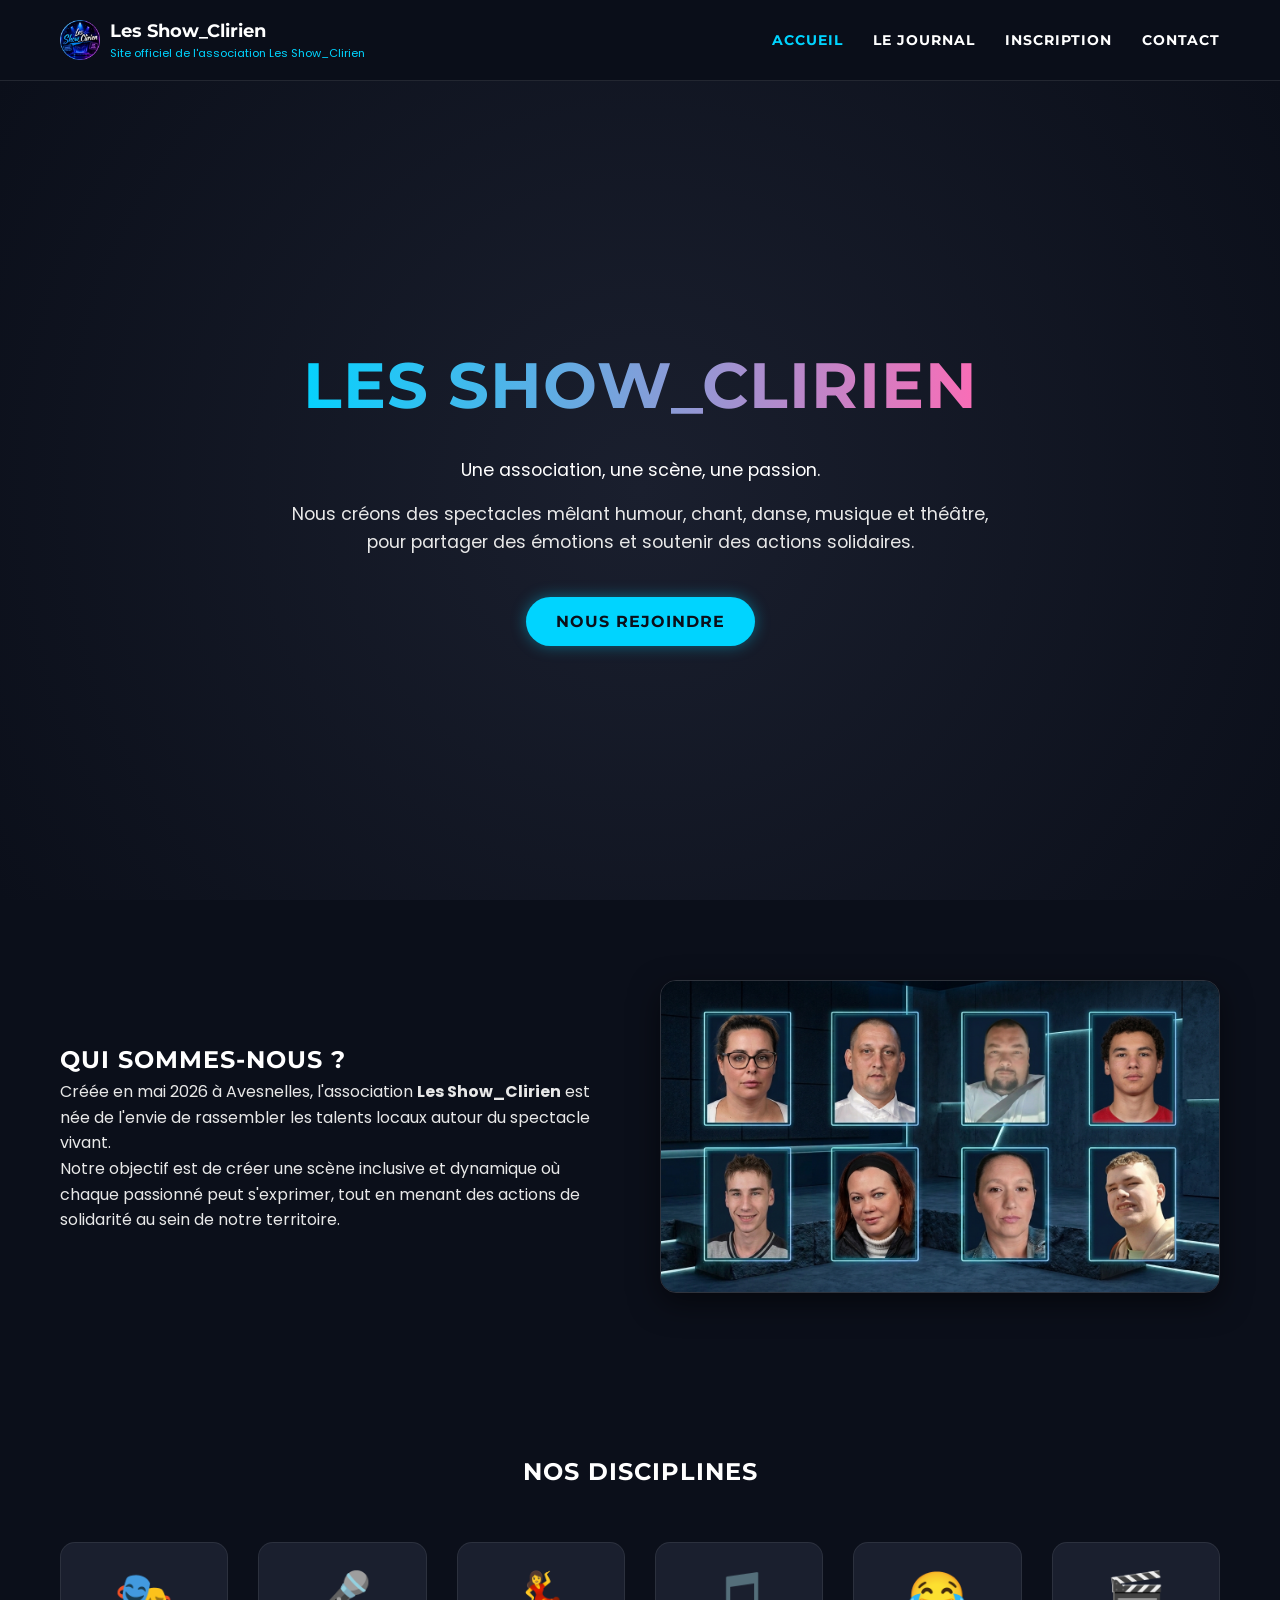
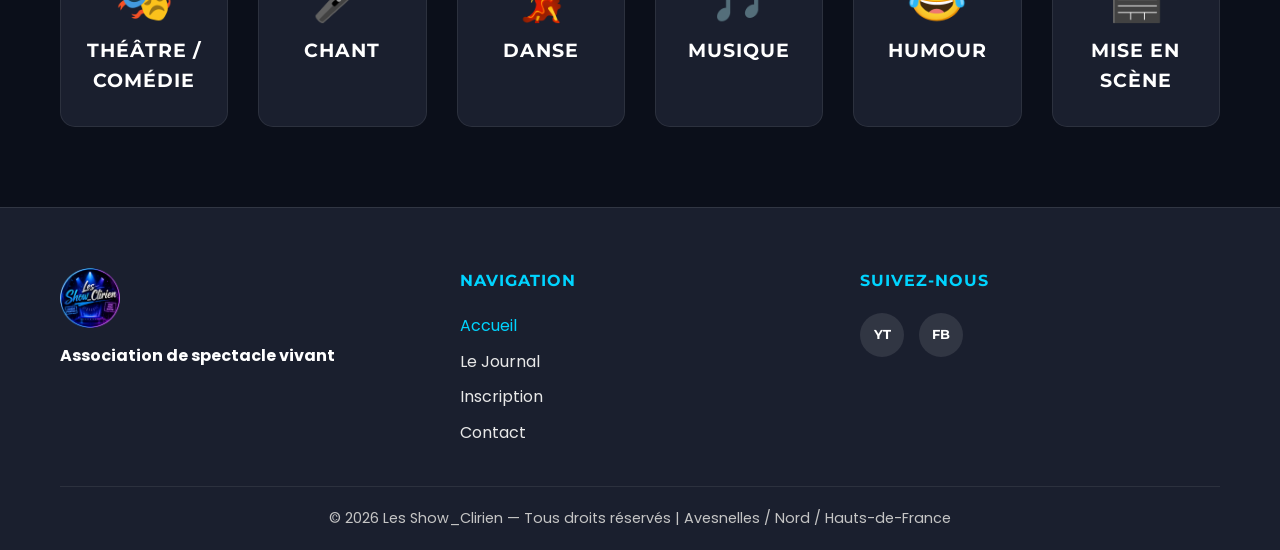
<file: index.html>
<!DOCTYPE html>
<html lang="fr">
<head>
    <meta charset="UTF-8">
    <meta name="viewport" content="width=device-width, initial-scale=1.0">
    <title>Les Show_Clirien | Accueil</title>
    <meta name="description" content="Site officiel de l'association Les Show_Clirien à Avesnelles. Spectacles, humour, chant, danse, musique et théâtre. Rejoignez-nous !">
    <meta name="theme-color" content="#0B0F1A">

    <!-- Open Graph -->
    <meta property="og:title" content="Les Show_Clirien | Accueil">
    <meta property="og:description" content="Découvrez l'univers des Show_Clirien : une association dédiée au spectacle vivant à Avesnelles.">
    <meta property="og:type" content="website">
    <meta property="og:locale" content="fr_FR">

    <link rel="icon" href="assets/favicon/favicon.png" type="image/png">
    <link rel="preconnect" href="https://fonts.googleapis.com">
    <link rel="preconnect" href="https://fonts.gstatic.com" crossorigin>
    <link href="https://fonts.googleapis.com/css2?family=Montserrat:wght@400;700&family=Poppins:wght@300;400;600&display=swap" rel="stylesheet">
    <link rel="stylesheet" href="css/style.css">
    <script src="js/script.js" defer></script>
</head>
<body>

    <a href="#contenu" class="skip-link">Aller au contenu</a>

    <!-- Header (Composant commun) -->
    <header>
        <div class="container header-container">
            <div class="logo-area">
                <a href="index.html" class="logo-link">
                    <img src="assets/favicon/favicon.png" alt="">
                    <div>
                        <span class="brand-name">Les Show_Clirien</span>
                        <span class="slogan">Site officiel de l'association Les Show_Clirien</span>
                    </div>
                </a>
            </div>

            <button type="button" class="burger-menu" aria-label="Ouvrir le menu de navigation" aria-expanded="false" aria-controls="main-nav">
                <span aria-hidden="true"></span>
                <span aria-hidden="true"></span>
                <span aria-hidden="true"></span>
            </button>

            <nav id="main-nav" aria-label="Navigation principale">
                <ul>
                    <li><a href="index.html" class="nav-link" aria-current="page">Accueil</a></li>
                    <li><a href="journal.html" class="nav-link">Le Journal</a></li>
                    <li><a href="inscription.html" class="nav-link">Inscription</a></li>
                    <li><a href="contact.html" class="nav-link">Contact</a></li>
                </ul>
            </nav>
        </div>
    </header>

    <main id="contenu">
        <section class="hero">
            <div class="container">
                <h1>Les Show_Clirien</h1>
                <p class="hero-tagline">Une association, une scène, une passion.</p>
                <p class="hero-description">Nous créons des spectacles mêlant humour, chant, danse, musique et théâtre, pour partager des émotions et soutenir des actions solidaires.</p>
                <div class="hero-btns">
                    <a href="inscription.html" class="btn btn-blue">Nous rejoindre</a>
                </div>
            </div>
        </section>

        <section id="about" class="about reveal">
            <div class="container">
                <div class="about-grid">
                    <div class="about-text">
                        <h2>Qui sommes-nous ?</h2>
                        <p>Créée en mai 2026 à Avesnelles, l'association <strong>Les Show_Clirien</strong> est née de l'envie de rassembler les talents locaux autour du spectacle vivant.</p>
                        <p>Notre objectif est de créer une scène inclusive et dynamique où chaque passionné peut s'exprimer, tout en menant des actions de solidarité au sein de notre territoire.</p>
                    </div>
                    <div class="about-image">
                        <img src="assets/images/equipe.png" alt="L'équipe Les Show_Clirien réunie sur scène" class="team-photo-img" width="800" height="600">
                    </div>
                </div>
            </div>
        </section>

        <section id="disciplines" class="disciplines reveal">
            <div class="container">
                <h2 class="text-center mb-lg">Nos Disciplines</h2>
                <div class="grid grid-disciplines">
                    <div class="card discipline-item">
                        <div class="icon-lg" aria-hidden="true">🎭</div>
                        <h3>Théâtre / Comédie</h3>
                    </div>
                    <div class="card discipline-item">
                        <div class="icon-lg" aria-hidden="true">🎤</div>
                        <h3>Chant</h3>
                    </div>
                    <div class="card discipline-item">
                        <div class="icon-lg" aria-hidden="true">💃</div>
                        <h3>Danse</h3>
                    </div>
                    <div class="card discipline-item">
                        <div class="icon-lg" aria-hidden="true">🎵</div>
                        <h3>Musique</h3>
                    </div>
                    <div class="card discipline-item">
                        <div class="icon-lg" aria-hidden="true">😂</div>
                        <h3>Humour</h3>
                    </div>
                    <div class="card discipline-item">
                        <div class="icon-lg" aria-hidden="true">🎬</div>
                        <h3>Mise en scène</h3>
                    </div>
                </div>
            </div>
        </section>
    </main>

    <!-- Footer (Composant commun) -->
    <footer>
        <div class="container">
            <div class="footer-content">
                <div class="footer-logo">
                    <img src="assets/favicon/favicon.png" alt="">
                    <p>Association de spectacle vivant</p>
                </div>
                <nav class="footer-nav" aria-label="Navigation pied de page">
                    <h2>Navigation</h2>
                    <ul>
                        <li><a href="index.html" aria-current="page">Accueil</a></li>
                        <li><a href="journal.html">Le Journal</a></li>
                        <li><a href="inscription.html">Inscription</a></li>
                        <li><a href="contact.html">Contact</a></li>
                    </ul>
                </nav>
                <div class="footer-social">
                    <h2>Suivez-nous</h2>
                    <div class="social-links">
                        <!-- MODIFIER ICI : liens vers vos réseaux -->
                        <a href="https://www.youtube.com/@LesShowClirien" target="_blank" rel="noopener noreferrer" aria-label="YouTube (nouvelle fenêtre)">YT</a>
                        <a href="https://www.facebook.com/people/Les-Show-Clirien/61594529327046/" target="_blank" rel="noopener noreferrer" aria-label="Facebook (nouvelle fenêtre)">FB</a>
                    </div>
                </div>
            </div>
            <div class="copyright">
                <p>© 2026 Les Show_Clirien — Tous droits réservés | Avesnelles / Nord / Hauts-de-France</p>
            </div>
        </div>
    </footer>

</body>
</html>
</file>
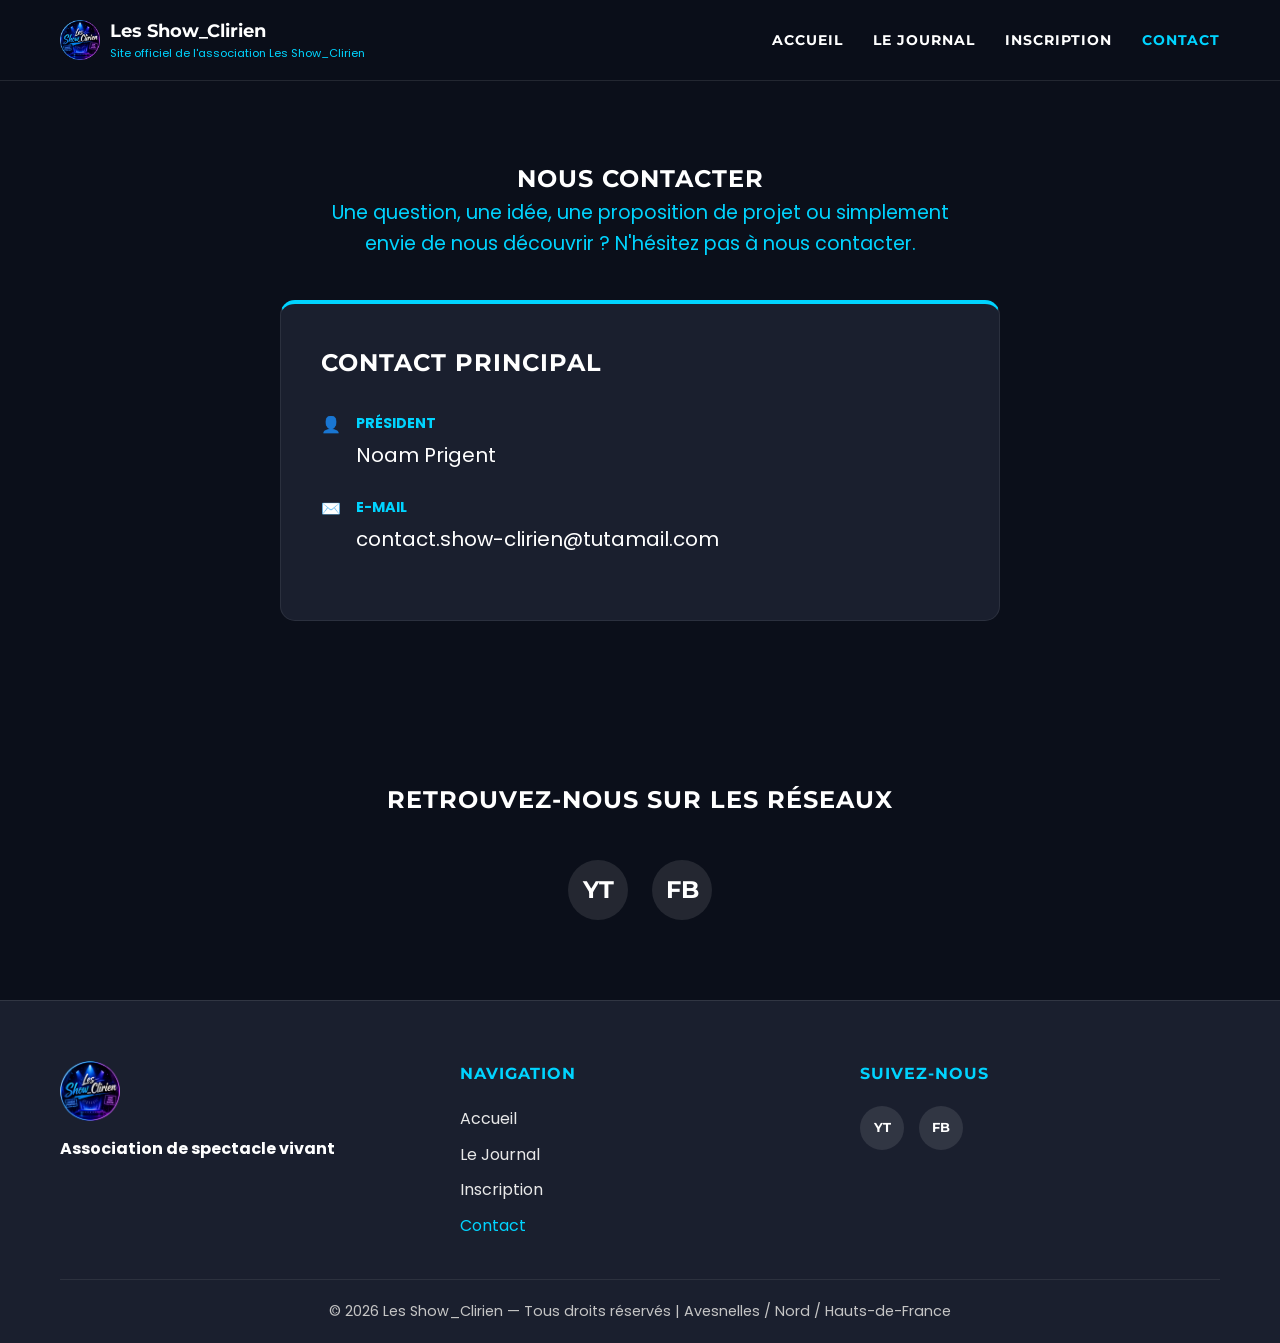
<file: contact.html>
<!DOCTYPE html>
<html lang="fr">
<head>
    <meta charset="UTF-8">
    <meta name="viewport" content="width=device-width, initial-scale=1.0">
    <title>Contact | Les Show_Clirien</title>
    <meta name="description" content="Contactez l'association Les Show_Clirien. Posez vos questions ou proposez vos projets à Noam Prigent, président de l'association.">
    <meta name="theme-color" content="#0B0F1A">

    <!-- Open Graph -->
    <meta property="og:title" content="Contact | Les Show_Clirien">
    <meta property="og:description" content="Besoin de nous contacter ? Voici nos coordonnées pour toute question ou proposition.">
    <meta property="og:type" content="website">
    <meta property="og:locale" content="fr_FR">

    <link rel="icon" href="assets/favicon/favicon.png" type="image/png">
    <link rel="preconnect" href="https://fonts.googleapis.com">
    <link rel="preconnect" href="https://fonts.gstatic.com" crossorigin>
    <link href="https://fonts.googleapis.com/css2?family=Montserrat:wght@400;700&family=Poppins:wght@300;400;600&display=swap" rel="stylesheet">
    <link rel="stylesheet" href="css/style.css">
    <script src="js/script.js" defer></script>
</head>
<body>

    <a href="#contenu" class="skip-link">Aller au contenu</a>

    <!-- Header (Composant commun) -->
    <header>
        <div class="container header-container">
            <div class="logo-area">
                <a href="index.html" class="logo-link">
                    <img src="assets/favicon/favicon.png" alt="">
                    <div>
                        <span class="brand-name">Les Show_Clirien</span>
                        <span class="slogan">Site officiel de l'association Les Show_Clirien</span>
                    </div>
                </a>
            </div>

            <button type="button" class="burger-menu" aria-label="Ouvrir le menu de navigation" aria-expanded="false" aria-controls="main-nav">
                <span aria-hidden="true"></span>
                <span aria-hidden="true"></span>
                <span aria-hidden="true"></span>
            </button>

            <nav id="main-nav" aria-label="Navigation principale">
                <ul>
                    <li><a href="index.html" class="nav-link">Accueil</a></li>
                    <li><a href="journal.html" class="nav-link">Le Journal</a></li>
                    <li><a href="inscription.html" class="nav-link">Inscription</a></li>
                    <li><a href="contact.html" class="nav-link" aria-current="page">Contact</a></li>
                </ul>
            </nav>
        </div>
    </header>

    <main id="contenu">
        <section class="contact-info reveal">
            <div class="container text-center">
                <h1>Nous contacter</h1>
                <p class="lede mb-md">Une question, une idée, une proposition de projet ou simplement envie de nous découvrir ? N'hésitez pas à nous contacter.</p>

                <div class="card contact-panel">
                    <h2>Contact principal</h2>

                    <div class="contact-row">
                        <span aria-hidden="true">👤</span>
                        <div>
                            <p class="label">Président</p>
                            <p class="value">Noam Prigent</p>
                        </div>
                    </div>

                    <div class="contact-row">
                        <span aria-hidden="true">✉️</span>
                        <div>
                            <p class="label">E-mail</p>
                            <!-- MODIFIER ICI : adresse e-mail -->
                            <a href="mailto:contact.show-clirien@tutamail.com">contact.show-clirien@tutamail.com</a>
                        </div>
                    </div>
                </div>
            </div>
        </section>

        <section class="social-links-section reveal">
            <div class="container">
                <h2 class="text-center mb-md">Retrouvez-nous sur les réseaux</h2>
                <div class="social-links">
                    <!-- MODIFIER ICI : liens vers vos réseaux -->
                    <a href="https://www.youtube.com/@LesShowClirien" target="_blank" rel="noopener noreferrer" aria-label="YouTube (nouvelle fenêtre)">YT</a>
                    <a href="https://www.facebook.com/people/Les-Show-Clirien/61594529327046/" target="_blank" rel="noopener noreferrer" aria-label="Facebook (nouvelle fenêtre)">FB</a>
                </div>
            </div>
        </section>
    </main>

    <!-- Footer (Composant commun) -->
    <footer>
        <div class="container">
            <div class="footer-content">
                <div class="footer-logo">
                    <img src="assets/favicon/favicon.png" alt="">
                    <p>Association de spectacle vivant</p>
                </div>
                <nav class="footer-nav" aria-label="Navigation pied de page">
                    <h2>Navigation</h2>
                    <ul>
                        <li><a href="index.html">Accueil</a></li>
                        <li><a href="journal.html">Le Journal</a></li>
                        <li><a href="inscription.html">Inscription</a></li>
                        <li><a href="contact.html" aria-current="page">Contact</a></li>
                    </ul>
                </nav>
                <div class="footer-social">
                    <h2>Suivez-nous</h2>
                    <div class="social-links">
                        <!-- MODIFIER ICI : liens vers vos réseaux -->
                        <a href="https://www.youtube.com/@LesShowClirien" target="_blank" rel="noopener noreferrer" aria-label="YouTube (nouvelle fenêtre)">YT</a>
                        <a href="https://www.facebook.com/people/Les-Show-Clirien/61594529327046/" target="_blank" rel="noopener noreferrer" aria-label="Facebook (nouvelle fenêtre)">FB</a>
                    </div>
                </div>
            </div>
            <div class="copyright">
                <p>© 2026 Les Show_Clirien — Tous droits réservés | Avesnelles / Nord / Hauts-de-France</p>
            </div>
        </div>
    </footer>

</body>
</html>
</file>
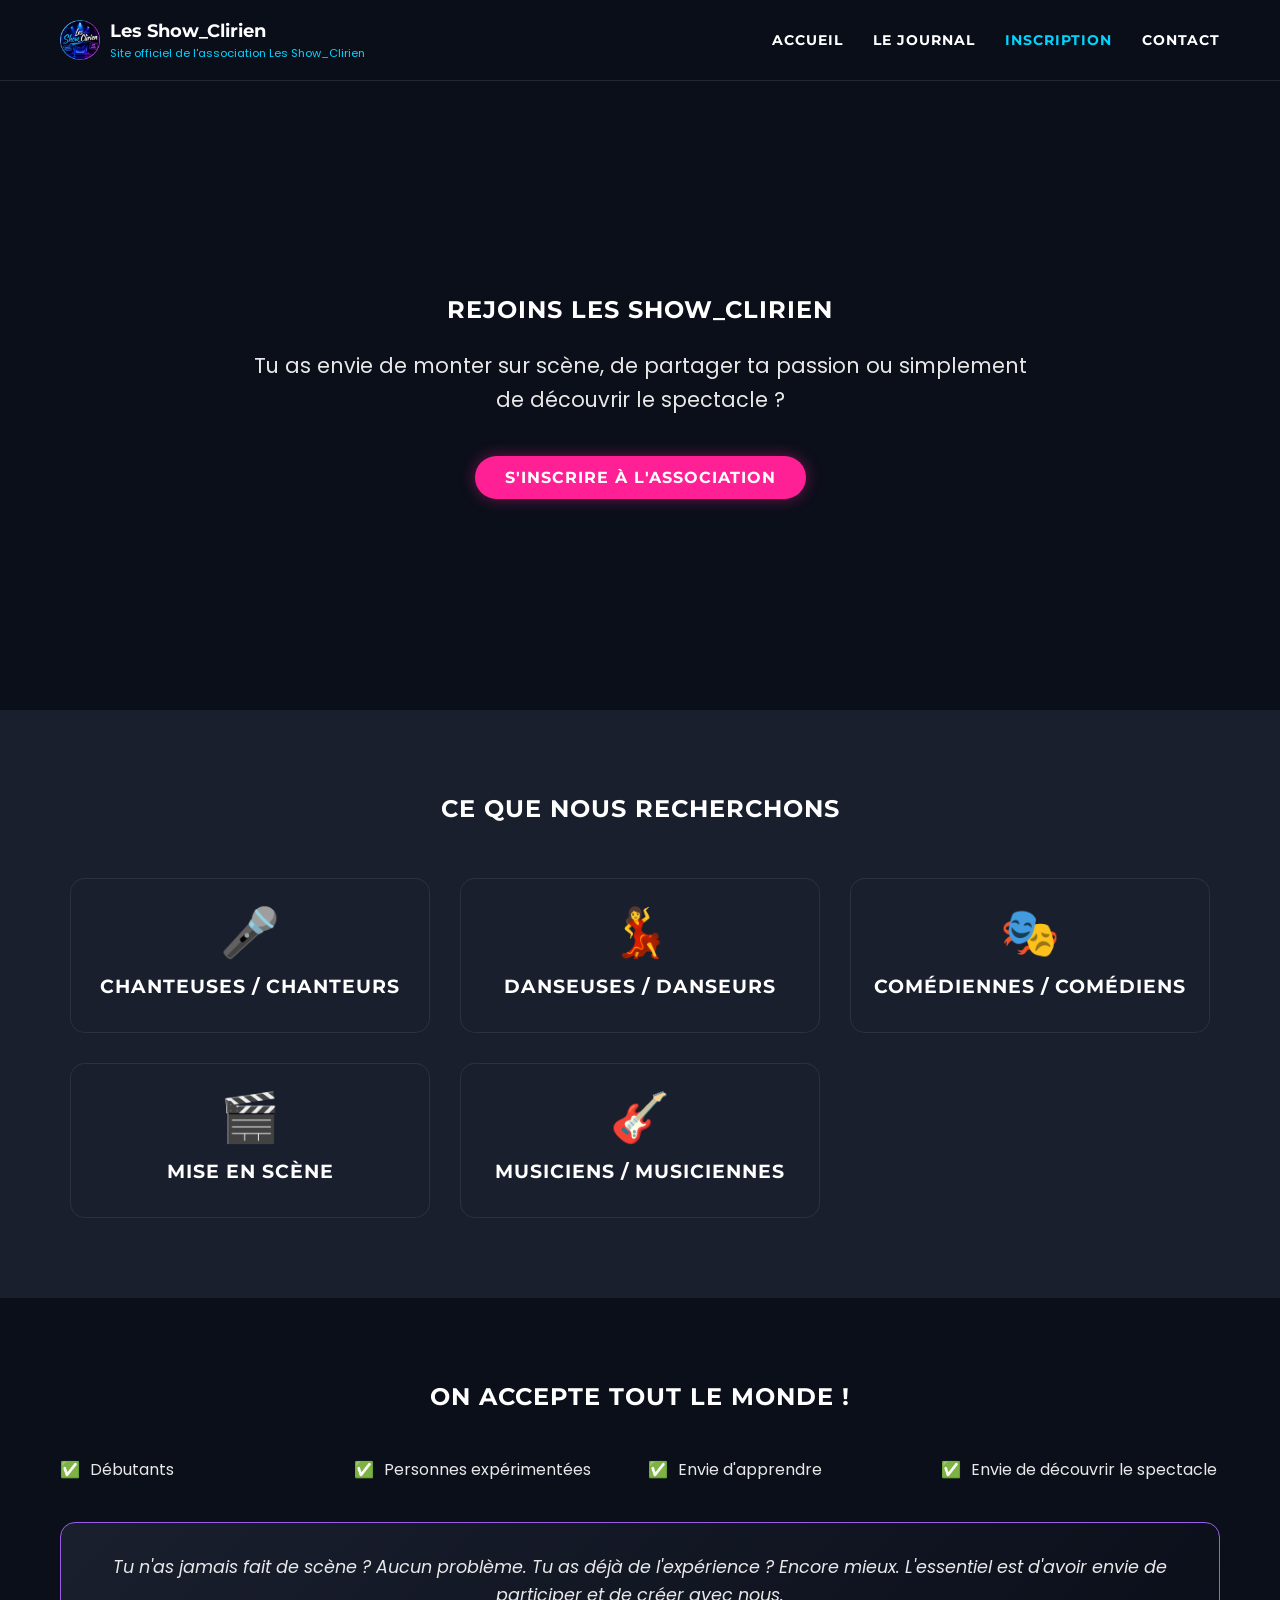
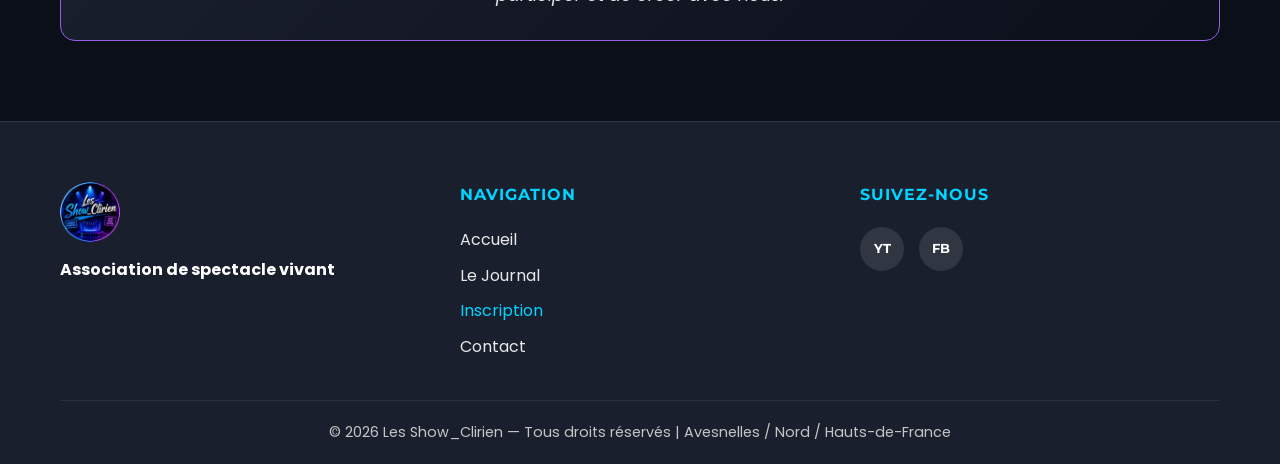
<file: inscription.html>
<!DOCTYPE html>
<html lang="fr">
<head>
    <meta charset="UTF-8">
    <meta name="viewport" content="width=device-width, initial-scale=1.0">
    <title>Inscription | Les Show_Clirien</title>
    <meta name="description" content="Rejoignez l'association Les Show_Clirien ! Inscrivez-vous pour participer à nos spectacles de chant, danse, théâtre et plus encore à Avesnelles.">
    <meta name="theme-color" content="#0B0F1A">

    <!-- Open Graph -->
    <meta property="og:title" content="Inscription | Les Show_Clirien">
    <meta property="og:description" content="Tu as envie de monter sur scène ? Rejoins l'aventure Les Show_Clirien !">
    <meta property="og:type" content="website">
    <meta property="og:locale" content="fr_FR">

    <link rel="icon" href="assets/favicon/favicon.png" type="image/png">
    <link rel="preconnect" href="https://fonts.googleapis.com">
    <link rel="preconnect" href="https://fonts.gstatic.com" crossorigin>
    <link href="https://fonts.googleapis.com/css2?family=Montserrat:wght@400;700&family=Poppins:wght@300;400;600&display=swap" rel="stylesheet">
    <link rel="stylesheet" href="css/style.css">
    <script src="js/script.js" defer></script>
</head>
<body>

    <a href="#contenu" class="skip-link">Aller au contenu</a>

    <!-- Header (Composant commun) -->
    <header>
        <div class="container header-container">
            <div class="logo-area">
                <a href="index.html" class="logo-link">
                    <img src="assets/favicon/favicon.png" alt="">
                    <div>
                        <span class="brand-name">Les Show_Clirien</span>
                        <span class="slogan">Site officiel de l'association Les Show_Clirien</span>
                    </div>
                </a>
            </div>

            <button type="button" class="burger-menu" aria-label="Ouvrir le menu de navigation" aria-expanded="false" aria-controls="main-nav">
                <span aria-hidden="true"></span>
                <span aria-hidden="true"></span>
                <span aria-hidden="true"></span>
            </button>

            <nav id="main-nav" aria-label="Navigation principale">
                <ul>
                    <li><a href="index.html" class="nav-link">Accueil</a></li>
                    <li><a href="journal.html" class="nav-link">Le Journal</a></li>
                    <li><a href="inscription.html" class="nav-link" aria-current="page">Inscription</a></li>
                    <li><a href="contact.html" class="nav-link">Contact</a></li>
                </ul>
            </nav>
        </div>
    </header>

    <main id="contenu">
        <section class="join-hero reveal">
            <div class="container">
                <h1>Rejoins Les Show_Clirien</h1>
                <p>Tu as envie de monter sur scène, de partager ta passion ou simplement de découvrir le spectacle ?</p>

                <div class="form-reveal">
                    <button type="button" id="show-form-btn" class="btn btn-pink" hidden aria-expanded="false" aria-controls="tally-form-wrapper">
                        S'inscrire à l'association
                    </button>
                    <noscript>
                        <!-- MODIFIER ICI : lien Tally (version sans JavaScript) -->
                        <p>
                            <a class="btn btn-pink" href="https://tally.so/r/RG7z8Q" target="_blank" rel="noopener noreferrer">
                                S'inscrire à l'association
                            </a>
                        </p>
                    </noscript>
                </div>
            </div>
        </section>

        <!-- Conteneur Tally : masqué par défaut, affiché au clic du bouton rose -->
        <section id="tally-form-wrapper" class="form-section-wrapper" hidden>
            <div class="container">
                <div class="form-frame">
                    <h2 class="form-heading" tabindex="-1">Formulaire d'inscription</h2>
                    <!-- MODIFIER ICI : identifiant Tally (data-tally-src) -->
                    <iframe
                        data-tally-src="https://tally.so/embed/RG7z8Q?alignLeft=1&hideTitle=1&transparentBackground=1&dynamicHeight=1"
                        loading="lazy"
                        width="100%"
                        height="200"
                        title="Candidature bénévole - Les Show_Clirien">
                    </iframe>
                </div>
            </div>
        </section>

        <section class="roles-grid reveal">
            <div class="container">
                <h2 class="text-center mb-lg">Ce que nous recherchons</h2>
                <div class="grid grid-auto">
                    <div class="card role-card">
                        <div class="icon-lg" aria-hidden="true">🎤</div>
                        <h3>Chanteuses / chanteurs</h3>
                    </div>
                    <div class="card role-card">
                        <div class="icon-lg" aria-hidden="true">💃</div>
                        <h3>Danseuses / danseurs</h3>
                    </div>
                    <div class="card role-card">
                        <div class="icon-lg" aria-hidden="true">🎭</div>
                        <h3>Comédiennes / comédiens</h3>
                    </div>
                    <div class="card role-card">
                        <div class="icon-lg" aria-hidden="true">🎬</div>
                        <h3>Mise en scène</h3>
                    </div>
                    <div class="card role-card">
                        <div class="icon-lg" aria-hidden="true">🎸</div>
                        <h3>Musiciens / musiciennes</h3>
                    </div>
                </div>
            </div>
        </section>

        <section class="open-access reveal">
            <div class="container">
                <h2 class="text-center mb-md">On accepte tout le monde !</h2>
                <ul class="check-list">
                    <li><span aria-hidden="true">✅</span> Débutants</li>
                    <li><span aria-hidden="true">✅</span> Personnes expérimentées</li>
                    <li><span aria-hidden="true">✅</span> Envie d'apprendre</li>
                    <li><span aria-hidden="true">✅</span> Envie de découvrir le spectacle</li>
                </ul>
                <div class="quote-box">
                    <p>Tu n'as jamais fait de scène ? Aucun problème. Tu as déjà de l'expérience ? Encore mieux. L'essentiel est d'avoir envie de participer et de créer avec nous.</p>
                </div>
            </div>
        </section>
    </main>

    <!-- Footer (Composant commun) -->
    <footer>
        <div class="container">
            <div class="footer-content">
                <div class="footer-logo">
                    <img src="assets/favicon/favicon.png" alt="">
                    <p>Association de spectacle vivant</p>
                </div>
                <nav class="footer-nav" aria-label="Navigation pied de page">
                    <h2>Navigation</h2>
                    <ul>
                        <li><a href="index.html">Accueil</a></li>
                        <li><a href="journal.html">Le Journal</a></li>
                        <li><a href="inscription.html" aria-current="page">Inscription</a></li>
                        <li><a href="contact.html">Contact</a></li>
                    </ul>
                </nav>
                <div class="footer-social">
                    <h2>Suivez-nous</h2>
                    <div class="social-links">
                        <!-- MODIFIER ICI : liens vers vos réseaux -->
                        <a href="https://www.youtube.com/@LesShowClirien" target="_blank" rel="noopener noreferrer" aria-label="YouTube (nouvelle fenêtre)">YT</a>
                        <a href="https://www.facebook.com/people/Les-Show-Clirien/61594529327046/" target="_blank" rel="noopener noreferrer" aria-label="Facebook (nouvelle fenêtre)">FB</a>
                    </div>
                </div>
            </div>
            <div class="copyright">
                <p>© 2026 Les Show_Clirien — Tous droits réservés | Avesnelles / Nord / Hauts-de-France</p>
            </div>
        </div>
    </footer>

</body>
</html>
</file>
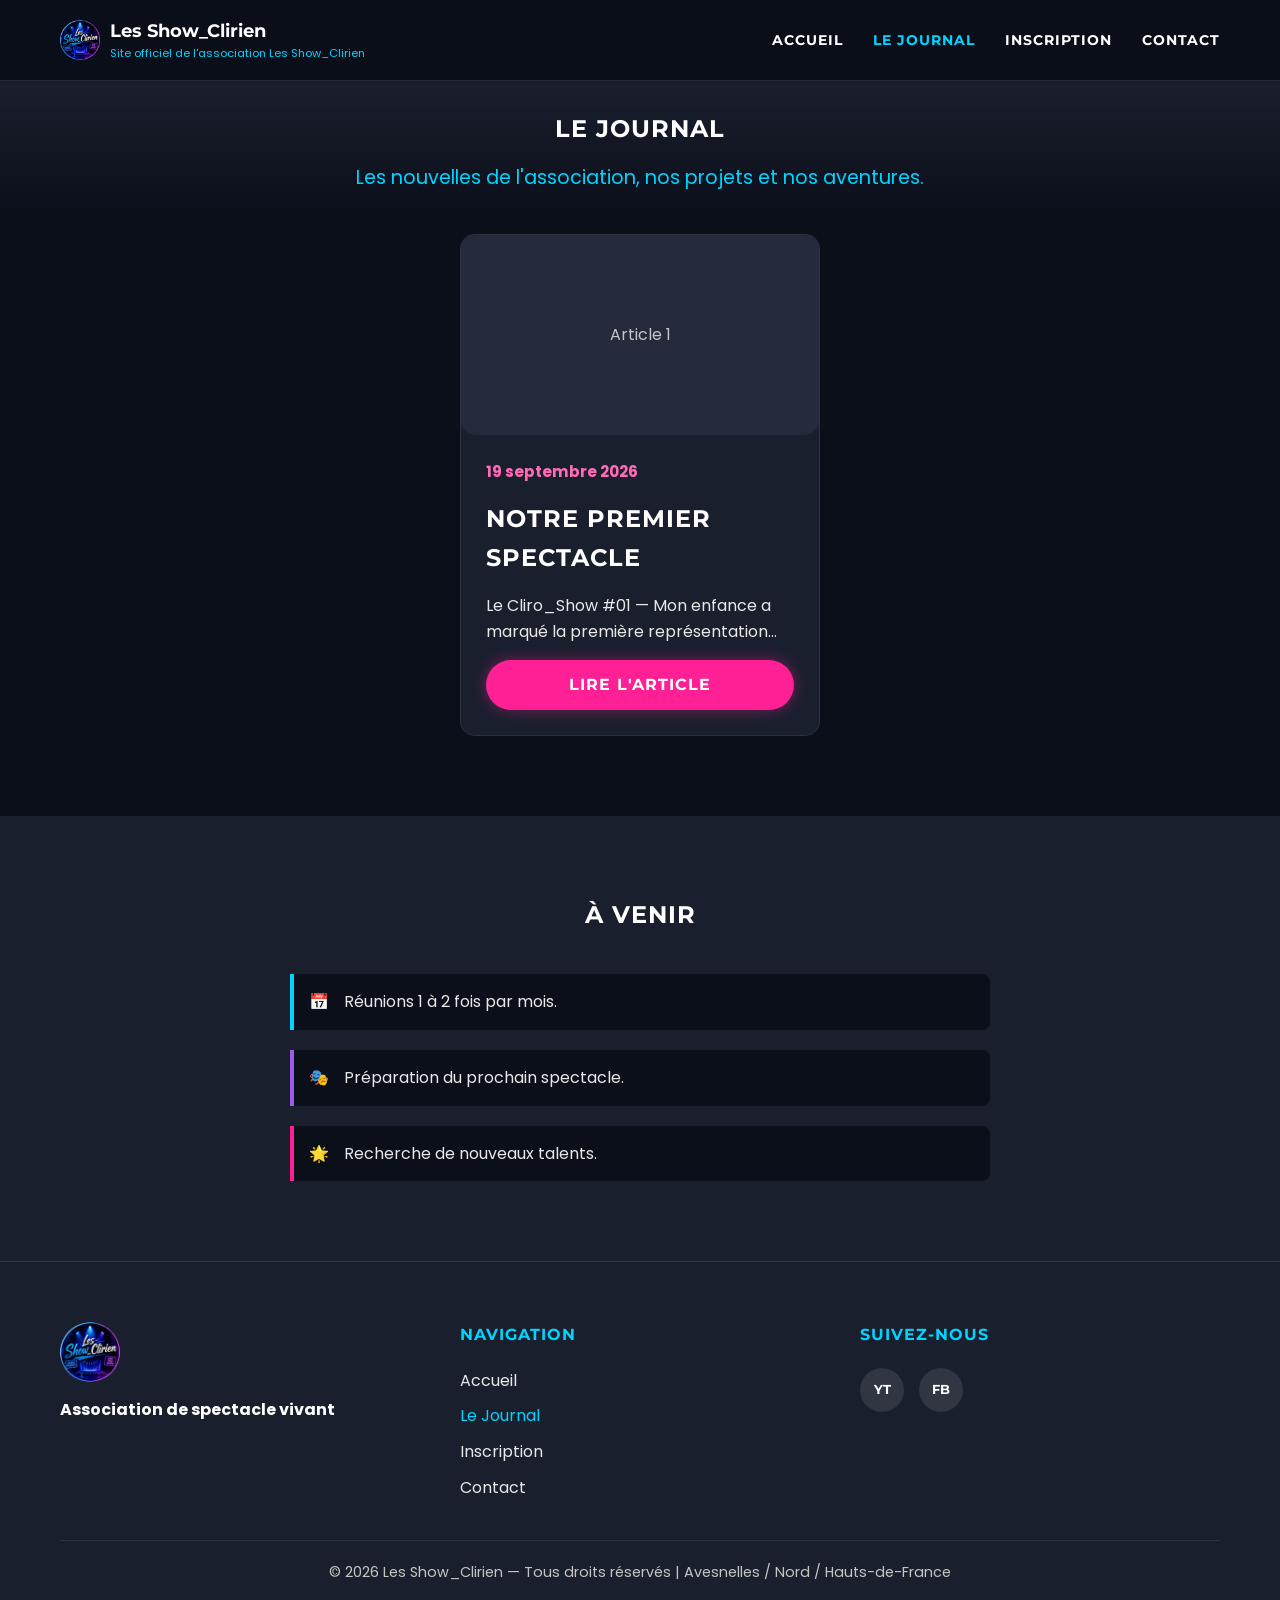
<file: journal.html>
<!DOCTYPE html>
<html lang="fr">
<head>
    <meta charset="UTF-8">
    <meta name="viewport" content="width=device-width, initial-scale=1.0">
    <title>Le Journal | Les Show_Clirien</title>
    <meta name="description" content="Suivez les actualités de l'association Les Show_Clirien : nos spectacles, nos projets et nos aventures à Avesnelles.">
    <meta name="theme-color" content="#0B0F1A">

    <!-- Open Graph -->
    <meta property="og:title" content="Le Journal | Les Show_Clirien">
    <meta property="og:description" content="Toutes les nouvelles de l'association Les Show_Clirien.">
    <meta property="og:type" content="website">
    <meta property="og:locale" content="fr_FR">

    <link rel="icon" href="assets/favicon/favicon.png" type="image/png">
    <link rel="preconnect" href="https://fonts.googleapis.com">
    <link rel="preconnect" href="https://fonts.gstatic.com" crossorigin>
    <link href="https://fonts.googleapis.com/css2?family=Montserrat:wght@400;700&family=Poppins:wght@300;400;600&display=swap" rel="stylesheet">
    <link rel="stylesheet" href="css/style.css">
    <script src="js/script.js" defer></script>
</head>
<body>

    <a href="#contenu" class="skip-link">Aller au contenu</a>

    <!-- Header (Composant commun) -->
    <header>
        <div class="container header-container">
            <div class="logo-area">
                <a href="index.html" class="logo-link">
                    <img src="assets/favicon/favicon.png" alt="">
                    <div>
                        <span class="brand-name">Les Show_Clirien</span>
                        <span class="slogan">Site officiel de l'association Les Show_Clirien</span>
                    </div>
                </a>
            </div>

            <button type="button" class="burger-menu" aria-label="Ouvrir le menu de navigation" aria-expanded="false" aria-controls="main-nav">
                <span aria-hidden="true"></span>
                <span aria-hidden="true"></span>
                <span aria-hidden="true"></span>
            </button>

            <nav id="main-nav" aria-label="Navigation principale">
                <ul>
                    <li><a href="index.html" class="nav-link">Accueil</a></li>
                    <li><a href="journal.html" class="nav-link" aria-current="page">Le Journal</a></li>
                    <li><a href="inscription.html" class="nav-link">Inscription</a></li>
                    <li><a href="contact.html" class="nav-link">Contact</a></li>
                </ul>
            </nav>
        </div>
    </header>

    <main id="contenu">
        <section class="page-title reveal">
            <div class="container">
                <h1>Le Journal</h1>
                <p>Les nouvelles de l'association, nos projets et nos aventures.</p>
            </div>
        </section>

        <section class="articles-grid reveal">
            <div class="container">
                <div class="grid grid-auto">
                    <article class="card card-news">
                        <div class="card-media" role="img" aria-label="Illustration de l'article Notre premier spectacle">
                            Article 1
                        </div>
                        <div class="card-body">
                            <time class="meta-date" datetime="2026-09-19">19 septembre 2026</time>
                            <h2>Notre premier spectacle</h2>
                            <p>Le Cliro_Show #01 — Mon enfance a marqué la première représentation...</p>
                            <a href="#" class="btn btn-pink btn-full">Lire l'article</a>
                        </div>
                    </article>
                </div>
            </div>
        </section>

        <section class="upcoming-events reveal">
            <div class="container">
                <h2 class="text-center mb-md">À venir</h2>
                <ul class="upcoming-list">
                    <li class="upcoming-item blue">
                        <span aria-hidden="true">📅</span>
                        <span>Réunions 1 à 2 fois par mois.</span>
                    </li>
                    <li class="upcoming-item purple">
                        <span aria-hidden="true">🎭</span>
                        <span>Préparation du prochain spectacle.</span>
                    </li>
                    <li class="upcoming-item pink">
                        <span aria-hidden="true">🌟</span>
                        <span>Recherche de nouveaux talents.</span>
                    </li>
                </ul>
            </div>
        </section>
    </main>

    <!-- Footer (Composant commun) -->
    <footer>
        <div class="container">
            <div class="footer-content">
                <div class="footer-logo">
                    <img src="assets/favicon/favicon.png" alt="">
                    <p>Association de spectacle vivant</p>
                </div>
                <nav class="footer-nav" aria-label="Navigation pied de page">
                    <h2>Navigation</h2>
                    <ul>
                        <li><a href="index.html">Accueil</a></li>
                        <li><a href="journal.html" aria-current="page">Le Journal</a></li>
                        <li><a href="inscription.html">Inscription</a></li>
                        <li><a href="contact.html">Contact</a></li>
                    </ul>
                </nav>
                <div class="footer-social">
                    <h2>Suivez-nous</h2>
                    <div class="social-links">
                        <!-- MODIFIER ICI : liens vers vos réseaux -->
                        <a href="https://www.youtube.com/@LesShowClirien" target="_blank" rel="noopener noreferrer" aria-label="YouTube (nouvelle fenêtre)">YT</a>
                        <a href="https://www.facebook.com/people/Les-Show-Clirien/61594529327046/" target="_blank" rel="noopener noreferrer" aria-label="Facebook (nouvelle fenêtre)">FB</a>
                    </div>
                </div>
            </div>
            <div class="copyright">
                <p>© 2026 Les Show_Clirien — Tous droits réservés | Avesnelles / Nord / Hauts-de-France</p>
            </div>
        </div>
    </footer>

</body>
</html>
</file>
<file: css/style.css>
/*
 * CSS - Styles pour Les Show_Clirien
 * Charte graphique : STRUCTURE.md
 *
 * Palette :
 *   --bg-primary    #0B0F1A  fond scène
 *   --bg-card       #1A1F2E  cartes
 *   --accent-blue   #00D4FF  CTA / liens
 *   --accent-pink   #FF2095  CTA / dates
 *   --accent-purple #9B5DE5  hover / lueurs
 */

:root {
    --bg-primary: #0B0F1A;
    --bg-card: #1A1F2E;
    --accent-blue: #00D4FF;
    --accent-pink: #FF2095;
    --accent-purple: #9B5DE5;
    --text-white: #FFFFFF;
    --text-gray: #E8E8E8;
    --text-muted: #C5C5C5;

    --font-titles: 'Montserrat', sans-serif;
    --font-body: 'Poppins', sans-serif;

    --transition-fast: 0.3s ease;
    --header-height: 80px;
    --container-width: 1200px;
    --radius: 15px;
}

/* --- Reset & Base --- */
*,
*::before,
*::after {
    margin: 0;
    padding: 0;
    box-sizing: border-box;
}

html {
    scroll-behavior: smooth;
}

body {
    background-color: var(--bg-primary);
    color: var(--text-gray);
    font-family: var(--font-body);
    line-height: 1.6;
    overflow-x: hidden;
    padding-top: var(--header-height);
}

body.no-scroll {
    overflow: hidden;
}

h1, h2, h3, h4, .btn, .nav-link {
    font-family: var(--font-titles);
    text-transform: uppercase;
    letter-spacing: 1px;
    color: var(--text-white);
}

a {
    text-decoration: none;
    color: inherit;
    transition: color var(--transition-fast), background-color var(--transition-fast), box-shadow var(--transition-fast), transform var(--transition-fast);
}

ul {
    list-style: none;
}

img {
    max-width: 100%;
    height: auto;
    display: block;
}

:focus-visible {
    outline: 3px solid var(--accent-blue);
    outline-offset: 3px;
}

.skip-link {
    position: absolute;
    left: 1rem;
    top: -4rem;
    z-index: 2000;
    background: var(--accent-blue);
    color: var(--bg-primary);
    font-family: var(--font-titles);
    font-weight: 700;
    padding: 0.75rem 1.25rem;
    border-radius: 999px;
}

.skip-link:focus {
    top: 1rem;
}

/* --- Layout --- */
.container {
    max-width: var(--container-width);
    margin: 0 auto;
    padding: 0 20px;
}

section {
    padding: 80px 0;
}

.grid {
    display: grid;
    gap: 30px;
}

.grid-auto {
    grid-template-columns: repeat(auto-fit, minmax(min(100%, 260px), 360px));
    justify-content: center;
}

.grid-disciplines {
    grid-template-columns: repeat(auto-fit, minmax(min(100%, 150px), 1fr));
    text-align: center;
}

.about-grid,
.featured-card {
    display: grid;
    grid-template-columns: repeat(auto-fit, minmax(min(100%, 280px), 1fr));
    gap: 40px;
    align-items: center;
}

/* --- Boutons --- */
.btn {
    display: inline-block;
    padding: 12px 30px;
    border-radius: 50px;
    font-size: 1rem;
    font-weight: 700;
    cursor: pointer;
    border: none;
    text-align: center;
    background: none;
}

.btn-pink {
    background-color: var(--accent-pink);
    color: var(--text-white);
    box-shadow: 0 0 15px rgba(255, 32, 149, 0.4);
}

.btn-pink:hover,
.btn-pink:focus-visible {
    transform: translateY(-3px);
    box-shadow: 0 0 25px rgba(255, 32, 149, 0.7);
}

.btn-blue {
    background-color: var(--accent-blue);
    color: var(--bg-primary);
    box-shadow: 0 0 15px rgba(0, 212, 255, 0.4);
}

.btn-blue:hover,
.btn-blue:focus-visible {
    transform: translateY(-3px);
    box-shadow: 0 0 25px rgba(0, 212, 255, 0.7);
}

.btn-full {
    width: 100%;
}

/* --- Cartes --- */
.card {
    background-color: var(--bg-card);
    border-radius: var(--radius);
    overflow: hidden;
    transition: transform var(--transition-fast), box-shadow var(--transition-fast), border-color var(--transition-fast);
    border: 1px solid rgba(255, 255, 255, 0.08);
    display: flex;
    flex-direction: column;
    height: 100%;
}

.card:hover {
    transform: translateY(-8px);
    box-shadow: 0 10px 30px rgba(0, 0, 0, 0.5);
    border-color: var(--accent-purple);
}

.card-body {
    padding: 25px;
    display: flex;
    flex-direction: column;
    flex-grow: 1;
    gap: 16px;
}

.card-body .btn {
    margin-top: auto;
}

.card-media,
.placeholder-media {
    min-height: 200px;
    background: #252b3d;
    display: flex;
    align-items: center;
    justify-content: center;
    color: var(--text-muted);
    border-radius: var(--radius);
}

.placeholder-media.dashed {
    border: 1px dashed var(--accent-blue);
    color: var(--accent-blue);
    min-height: 300px;
}

.meta-date {
    color: #FF6BB5;
    font-size: 0.95rem;
    font-weight: 700;
}

/* --- Header --- */
header {
    background-color: rgba(11, 15, 26, 0.95);
    backdrop-filter: blur(10px);
    position: fixed;
    top: 0;
    left: 0;
    width: 100%;
    z-index: 1000;
    border-bottom: 1px solid rgba(255, 255, 255, 0.1);
}

.header-container {
    display: flex;
    justify-content: space-between;
    align-items: center;
    height: var(--header-height);
    gap: 16px;
}

.logo-link {
    display: flex;
    align-items: center;
    gap: 10px;
}

.logo-area img,
.footer-logo img {
    width: 40px;
    height: 40px;
    object-fit: contain;
}

.brand-name {
    font-family: var(--font-titles);
    font-weight: 700;
    font-size: 1.1rem;
    color: var(--text-white);
    display: block;
}

.slogan {
    font-size: 0.7rem;
    color: var(--accent-blue);
    display: block;
}

#main-nav ul {
    display: flex;
    gap: 30px;
}

.nav-link {
    font-size: 0.9rem;
    font-weight: 700;
    color: var(--text-white);
}

.nav-link:hover,
.nav-link[aria-current="page"] {
    color: var(--accent-blue);
}

.burger-menu {
    display: none;
    background: none;
    border: none;
    cursor: pointer;
    flex-direction: column;
    justify-content: center;
    gap: 5px;
    width: 44px;
    height: 44px;
    padding: 10px;
}

.burger-menu span {
    display: block;
    width: 24px;
    height: 3px;
    background-color: var(--text-white);
    transition: var(--transition-fast);
    border-radius: 2px;
}

.burger-menu.open span:nth-child(1) {
    transform: translateY(8px) rotate(45deg);
}

.burger-menu.open span:nth-child(2) {
    opacity: 0;
}

.burger-menu.open span:nth-child(3) {
    transform: translateY(-8px) rotate(-45deg);
}

/* --- Pages --- */
.hero {
    min-height: calc(100vh - var(--header-height));
    display: flex;
    align-items: center;
    justify-content: center;
    text-align: center;
    background: radial-gradient(circle at center, #1a1f2e 0%, #0b0f1a 100%);
    padding: 60px 0;
}

.hero h1 {
    font-size: clamp(2.2rem, 6vw, 4rem);
    margin-bottom: 20px;
    background: linear-gradient(to right, var(--accent-blue), #FF6BB5);
    -webkit-background-clip: text;
    background-clip: text;
    color: transparent;
}

.hero-tagline {
    font-size: 1.25rem;
    color: var(--text-white);
    margin-bottom: 16px;
}

.hero p {
    font-size: 1.1rem;
    max-width: 700px;
    margin-left: auto;
    margin-right: auto;
}

.hero-description {
    margin-bottom: 40px;
}

.hero-btns {
    display: flex;
    gap: 20px;
    justify-content: center;
    flex-wrap: wrap;
}

.page-title {
    background: linear-gradient(to bottom, var(--bg-card), var(--bg-primary));
    text-align: center;
    padding: 30px 0 10px;
}

.page-title h1 {
    margin-bottom: 15px;
}

.page-title p,
.lede {
    font-size: 1.2rem;
    color: var(--accent-blue);
    margin-bottom: 30px;
    max-width: 650px;
    margin-left: auto;
    margin-right: auto;
}

.page-title p {
    margin-bottom: 10px;
}

.page-title + section {
    padding-top: 20px;
}

.discipline-item,
.role-card {
    padding: 30px 20px;
    text-align: center;
}

.icon-lg {
    font-size: 3rem;
    margin-bottom: 15px;
    line-height: 1;
}

.featured-card {
    max-width: 800px;
    margin: 0 auto;
}

.featured-card .card-media {
    min-height: 250px;
    border-radius: 0;
}

.card-info {
    padding: 40px;
}

.event-title {
    color: #FF6BB5;
    margin-bottom: 10px;
}

.roles-grid,
.upcoming-events {
    background-color: var(--bg-card);
}

.join-hero {
    min-height: 70vh;
    display: flex;
    align-items: center;
    text-align: center;
}

.join-hero.is-compact {
    min-height: 0;
    padding-bottom: 40px;
}

.join-hero p {
    font-size: 1.3rem;
    margin: 20px auto 40px;
    max-width: 800px;
}

.form-reveal {
    margin-top: 0;
}

.quote-box {
    background: linear-gradient(135deg, var(--bg-card), var(--bg-primary));
    padding: 30px;
    border-radius: var(--radius);
    border: 1px solid var(--accent-purple);
    text-align: center;
}

.quote-box p {
    font-style: italic;
    font-size: 1.1rem;
}

.check-list {
    display: grid;
    grid-template-columns: repeat(auto-fit, minmax(min(100%, 200px), 1fr));
    gap: 15px;
    margin-bottom: 40px;
}

.check-list li {
    display: flex;
    align-items: center;
    gap: 10px;
}

.upcoming-list {
    max-width: 700px;
    margin: 0 auto;
    display: flex;
    flex-direction: column;
    gap: 20px;
}

.upcoming-item {
    display: flex;
    align-items: center;
    gap: 15px;
    padding: 15px;
    background: var(--bg-primary);
    border-radius: 0 8px 8px 0;
}

.upcoming-item.blue { border-left: 4px solid var(--accent-blue); }
.upcoming-item.purple { border-left: 4px solid var(--accent-purple); }
.upcoming-item.pink { border-left: 4px solid var(--accent-pink); }

.contact-panel {
    padding: 40px;
    text-align: left;
    border-top: 4px solid var(--accent-blue);
    max-width: 720px;
    margin: 0 auto;
}

.contact-panel h2 {
    margin-bottom: 30px;
}

.contact-row {
    display: flex;
    align-items: flex-start;
    gap: 15px;
    margin-bottom: 25px;
}

.contact-row .label {
    color: var(--accent-blue);
    font-weight: 700;
    margin: 0;
    font-size: 0.9rem;
    text-transform: uppercase;
}

.contact-row .value,
.contact-row a {
    font-size: 1.25rem;
    color: var(--text-white);
    display: block;
    margin-top: 4px;
}

.contact-row a:hover {
    color: var(--accent-blue);
}

.social-links-section .social-links {
    justify-content: center;
    gap: 24px;
}

.social-links-section .social-links a {
    width: 60px;
    height: 60px;
    font-size: 1.5rem;
}

.error-404 {
    min-height: calc(100vh - var(--header-height) - 280px);
    display: flex;
    align-items: center;
    justify-content: center;
    text-align: center;
}

.error-code {
    font-family: var(--font-titles);
    font-size: clamp(5rem, 16vw, 8rem);
    font-weight: 700;
    line-height: 1;
    margin-bottom: 8px;
    background: linear-gradient(to bottom, #FF6BB5, var(--accent-purple));
    -webkit-background-clip: text;
    background-clip: text;
    color: transparent;
    filter: drop-shadow(0 0 20px rgba(255, 32, 149, 0.45));
}

.error-404 h1 {
    font-size: clamp(1.8rem, 4vw, 2.5rem);
    margin-bottom: 20px;
}

.error-404 p {
    font-size: 1.25rem;
    margin-bottom: 40px;
}

.text-center { text-align: center; }
.mb-lg { margin-bottom: 50px; }
.mb-md { margin-bottom: 40px; }

/* --- Formulaire Tally (inscription.html) --- */
.form-section-wrapper {
    padding: 24px 0 80px;
    scroll-margin-top: calc(var(--header-height) + 12px);
}

.form-section-wrapper[hidden] {
    display: none;
}

.form-frame {
    background-color: var(--bg-card);
    border: 1px solid rgba(255, 255, 255, 0.1);
    border-radius: 16px;
    padding: 20px;
    box-shadow: 0 10px 30px rgba(0, 0, 0, 0.5);
    overflow: hidden;
    transform: translateZ(0);
    isolation: isolate;
}

.form-heading {
    margin-bottom: 1.25rem;
    font-size: 1.15rem;
    text-align: center;
}

.form-frame iframe {
    display: block;
    width: 100%;
    min-height: 400px;
    border: 0;
    border-radius: 12px;
    background: transparent;
}

.form-section-wrapper.is-visible .form-frame {
    animation: form-fade-in 0.45s ease-out;
}

@keyframes form-fade-in {
    from {
        opacity: 0;
        transform: translateY(12px) translateZ(0);
    }
    to {
        opacity: 1;
        transform: translateY(0) translateZ(0);
    }
}

/* --- Footer --- */
footer {
    background-color: var(--bg-card);
    padding: 60px 0 20px;
    border-top: 1px solid rgba(255, 255, 255, 0.1);
}

.footer-content {
    display: grid;
    grid-template-columns: repeat(auto-fit, minmax(min(100%, 220px), 1fr));
    gap: 40px;
    margin-bottom: 40px;
}

.footer-logo img {
    width: 60px;
    height: 60px;
    margin-bottom: 15px;
}

.footer-logo p {
    font-weight: 700;
    color: var(--text-white);
    margin-top: 10px;
}

.footer-nav h2,
.footer-social h2 {
    color: var(--accent-blue);
    margin-bottom: 20px;
    font-size: 1rem;
}

.footer-nav ul {
    display: flex;
    flex-direction: column;
    gap: 10px;
}

.footer-nav a:hover,
.footer-nav a[aria-current="page"] {
    color: var(--accent-blue);
}

.social-links {
    display: flex;
    flex-wrap: wrap;
    gap: 15px;
}

.social-links a {
    width: 44px;
    height: 44px;
    background: rgba(255, 255, 255, 0.1);
    display: flex;
    align-items: center;
    justify-content: center;
    border-radius: 50%;
    color: var(--text-white);
    font-family: var(--font-titles);
    font-weight: 700;
    font-size: 0.8rem;
}

.social-links a:hover,
.social-links a:focus-visible {
    background: var(--accent-blue);
    color: var(--bg-primary);
}

.copyright {
    text-align: center;
    padding-top: 20px;
    border-top: 1px solid rgba(255, 255, 255, 0.08);
    font-size: 0.9rem;
    color: var(--text-muted);
}

/* --- Photo de l'équipe --- */
.team-photo-img {
    width: 100%;
    height: auto;
    border-radius: 16px;
    object-fit: cover;
    border: 1px solid rgba(255, 255, 255, 0.15);
    box-shadow: 0 10px 30px rgba(0, 0, 0, 0.5);
}

/* --- Animations --- */
.reveal {
    opacity: 0;
    transform: translateY(30px);
    transition: opacity 0.8s ease-out, transform 0.8s ease-out;
}

.reveal.active {
    opacity: 1;
    transform: translateY(0);
}

@media (prefers-reduced-motion: reduce) {
    html {
        scroll-behavior: auto;
    }

    *,
    *::before,
    *::after {
        animation: none !important;
        transition: none !important;
        scroll-behavior: auto !important;
    }

    .reveal {
        opacity: 1;
        transform: none;
    }

    .btn-pink:hover,
    .btn-blue:hover,
    .card:hover {
        transform: none;
    }
}

/* --- Responsive --- */
@media (max-width: 768px) {
    .slogan {
        font-size: 0.65rem;
        line-height: 1.2;
        max-width: 180px;
    }

    .burger-menu {
        display: flex;
        z-index: 1001;
        background: rgba(255, 255, 255, 0.08);
        border-radius: 8px;
        padding: 8px;
    }

    .burger-menu span {
        background-color: var(--accent-blue);
        height: 3px;
        width: 24px;
    }

    #main-nav {
        position: fixed;
        top: var(--header-height);
        right: -100%;
        width: 100%;
        height: calc(100vh - var(--header-height));
        background-color: var(--bg-primary);
        transition: right var(--transition-fast), visibility var(--transition-fast);
        z-index: 999;
        overflow-y: auto;
        visibility: hidden;
        pointer-events: none;
    }

    #main-nav.is-open {
        right: 0;
        visibility: visible;
        pointer-events: auto;
    }

    #main-nav ul {
        flex-direction: column;
        align-items: center;
        padding: 50px 20px;
        gap: 32px;
    }

    .hero-btns {
        flex-direction: column;
        padding: 0 12px;
    }

    .hero-btns .btn,
    .join-hero .btn {
        width: 100%;
    }

    .card-info {
        padding: 24px;
    }

    .contact-panel {
        padding: 24px;
    }

    .form-frame {
        padding: 12px;
        border-radius: 12px;
    }

    .join-hero {
        min-height: 0;
        padding: 64px 0;
    }
}
</file>
